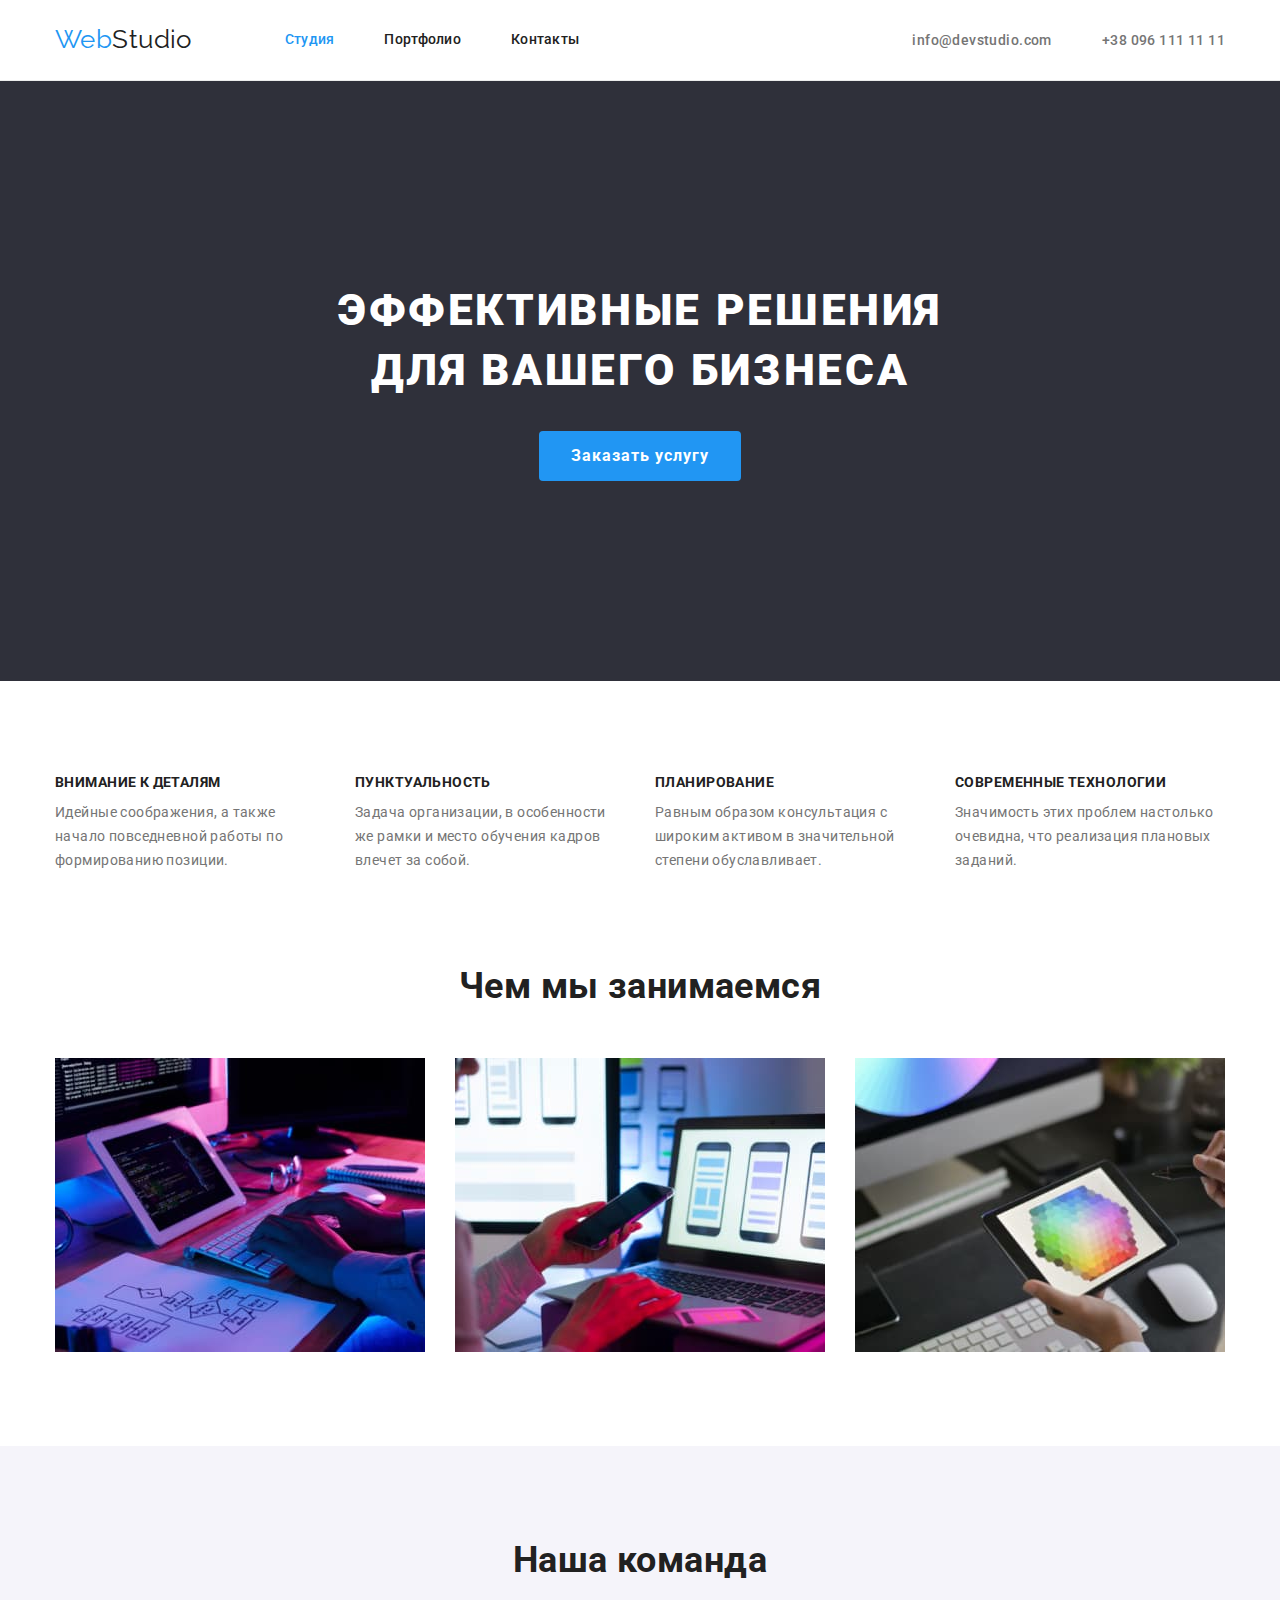
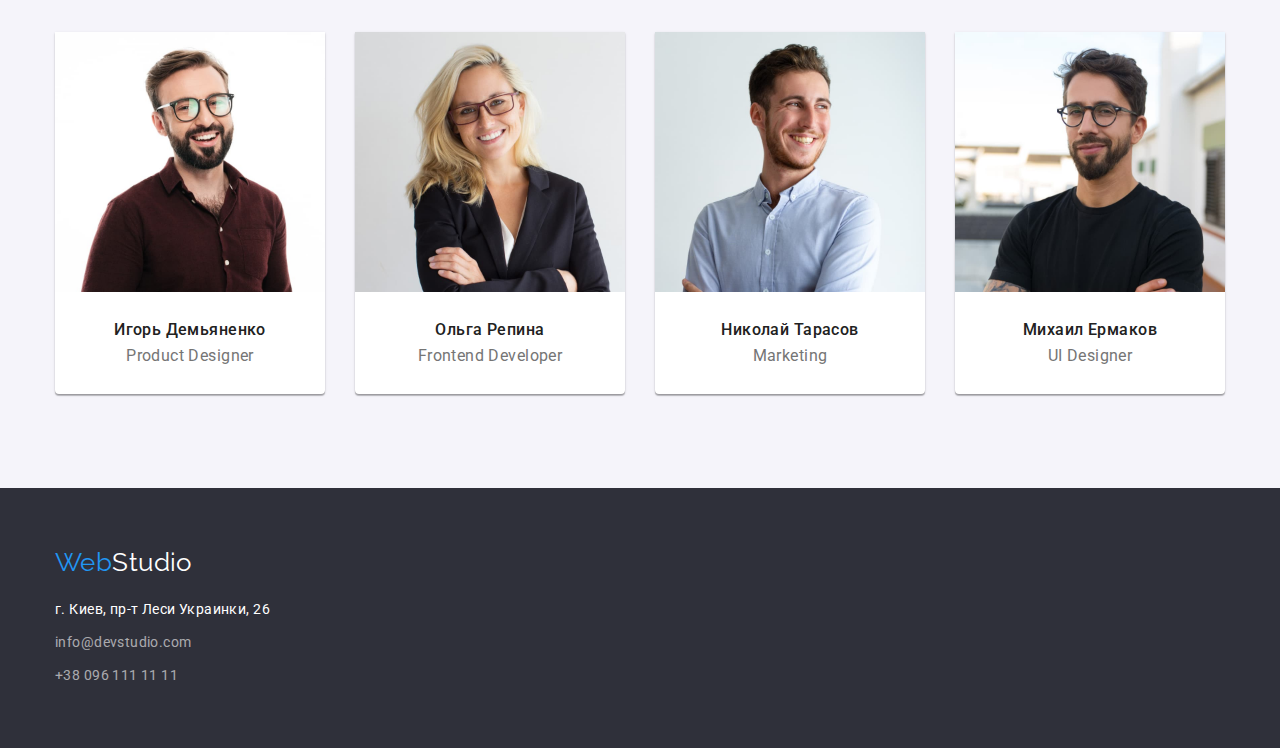
<file: index.html>
<!DOCTYPE html>
<html lang="ru">
  <head>
    <meta charset="UTF-8" />
    <meta http-equiv="X-UA-Compatible" content="IE=edge" />
    <meta name="viewport" content="width=device-width, initial-scale=1.0" />
    <title>WebStudio - главная</title>
    <link rel="preconnect" href="https://fonts.googleapis.com" />
    <link rel="preconnect" href="https://fonts.gstatic.com" crossorigin />
    <link
      href="https://fonts.googleapis.com/css2?family=Raleway:wght@700&family=Roboto:wght@400;500;700;900&display=swap"
      rel="stylesheet"
    />
    <link
      rel="stylesheet"
      href="https://cdnjs.cloudflare.com/ajax/libs/modern-normalize/1.1.0/modern-normalize.min.css"
    />
    <link rel="stylesheet" href="./css/styles.css" />
  </head>
  <body>
    <header class="header">
      <div class="container header-container">
        <a href="./index.html" lang="en" class="logo link">
          Web<span class="accent-logo-header">Studio</span>
        </a>
        <nav>
          <ul class="nav">
            <li class="header-list">
              <a href="./index.html" class="header-link current-link">Студия</a>
            </li>
            <li class="header-list">
              <a href="./portfolio.html" class="header-link">Портфолио</a>
            </li>
            <li class="header-list">
              <a href="" class="header-link">Контакты</a>
            </li>
          </ul>
        </nav>
        <ul class="header-contacts">
          <li class="header-contacts-mail">
            <a href="mailto:info@devstudio.com" class="contact-header link"
              >info@devstudio.com</a
            >
          </li>
          <li class="header-contacts-phone">
            <a
              href="tel:+380961111111"
              class="contact-header link contact-number"
              >+38 096 111 11 11</a
            >
          </li>
        </ul>
      </div>
    </header>
    <main>
      <section class="hero section">
        <div class="container">
          <h1 class="hero-head">Эффективные решения для вашего бизнеса</h1>
          <button type="button" class="hero-btn">Заказать услугу</button>
        </div>
      </section>
      <section class="section">
        <div class="container">
          <h2 class="visually-hidden">Преимущества</h2>
          <ul class="adv-list">
            <li class="adv-item">
              <h3 class="adv-head">Внимание к деталям</h3>
              <p class="adv-descr">
                Идейные соображения, а также начало повседневной работы по
                формированию позиции.
              </p>
            </li>
            <li class="adv-item">
              <h3 class="adv-head">Пунктуальность</h3>
              <p class="adv-descr">
                Задача организации, в особенности же рамки и место обучения
                кадров влечет за собой.
              </p>
            </li>
            <li class="adv-item">
              <h3 class="adv-head">Планирование</h3>
              <p class="adv-descr">
                Равным образом консультация с широким активом в значительной
                степени обуславливает.
              </p>
            </li>
            <li class="adv-item">
              <h3 class="adv-head">Современные технологии</h3>
              <p class="adv-descr">
                Значимость этих проблем настолько очевидна, что реализация
                плановых заданий.
              </p>
            </li>
          </ul>
        </div>
      </section>
      <section class="section section-work-list">
        <div class="container">
          <h2 class="section-tittle">Чем мы занимаемся</h2>
          <ul class="work-list">
            <li class="work-list-item">
              <img
                src="./images/what-we-do/img.jpg"
                alt="Набор текста на клавиатуре"
                width="370"
                height="294"
              />
            </li>
            <li class="work-list-item">
              <img
                src="./images/what-we-do/img2.jpg"
                alt="Мобильный телефон на фоне монитора"
                width="370"
                height="294"
              />
            </li>
            <li class="work-list-item">
              <img
                src="./images/what-we-do/img3.jpg"
                alt="Работа на графическом планшете"
                width="370"
                height="294"
              />
            </li>
          </ul>
        </div>
      </section>
      <section class="team-member-section section">
        <div class="container">
          <h2 class="section-tittle">Наша команда</h2>
          <ul class="team-member-list">
            <li class="team-member-item">
              <img
                class="team-member-photo"
                src="./images/our-team/igor.jpg"
                alt="Менеджер Игорь"
                width="270"
                height="260"
              />
              <div class="member-block">
                <h3 class="team-member-name">Игорь Демьяненко</h3>
                <p lang="en" class="member-descr">Product Designer</p>
              </div>
            </li>
            <li class="team-member-item">
              <img
                class="team-member-photo"
                src="./images/our-team/olha.jpg"
                alt="Менеджер Ольга"
                width="270"
                height="260"
              />
              <div class="member-block">
                <h3 class="team-member-name">Ольга Репина</h3>
                <p lang="en" class="member-descr">Frontend Developer</p>
              </div>
            </li>
            <li class="team-member-item">
              <img
                class="team-member-photo"
                src="./images/our-team/nikolay.jpg"
                alt="Менеджер Николай"
                width="270"
                height="260"
              />
              <div class="member-block">
                <h3 class="team-member-name">Николай Тарасов</h3>
                <p lang="en" class="member-descr">Marketing</p>
              </div>
            </li>
            <li class="team-member-item">
              <img
                class="team-member-photo"
                src="./images/our-team/myhail.jpg"
                alt="Менеджер Михаил"
                width="270"
                height="260"
              />
              <div class="member-block">
                <h3 class="team-member-name">Михаил Ермаков</h3>
                <p lang="en" class="member-descr">UI Designer</p>
              </div>
            </li>
          </ul>
        </div>
      </section>
    </main>
    <footer class="footer">
      <div class="container footer-wrap">
        <a href="./index.html" lang="en" class="logo-footer link">
          <span class="accent-logo-footer">Web</span>Studio
        </a>
        <address>
          <ul class="contact-list-footer">
            <li class="contact-footer-item">
              <a
                href="https://goo.gl/maps/oCTEvJr1cxtLCQJDA"
                target="_blank"
                rel="noopener noreferrer"
                class="address link"
                >г. Киев, пр-т Леси Украинки, 26</a
              >
            </li>
            <li class="contact-footer-item">
              <a href="mailto:info@devstudio.com" class="contact-footer link"
                >info@devstudio.com</a
              >
            </li>
            <li class="contact-footer-item">
              <a href="tel:+380961111111" class="contact-footer link"
                >+38 096 111 11 11</a
              >
            </li>
          </ul>
        </address>
      </div>
    </footer>
  </body>
</html>
</file>
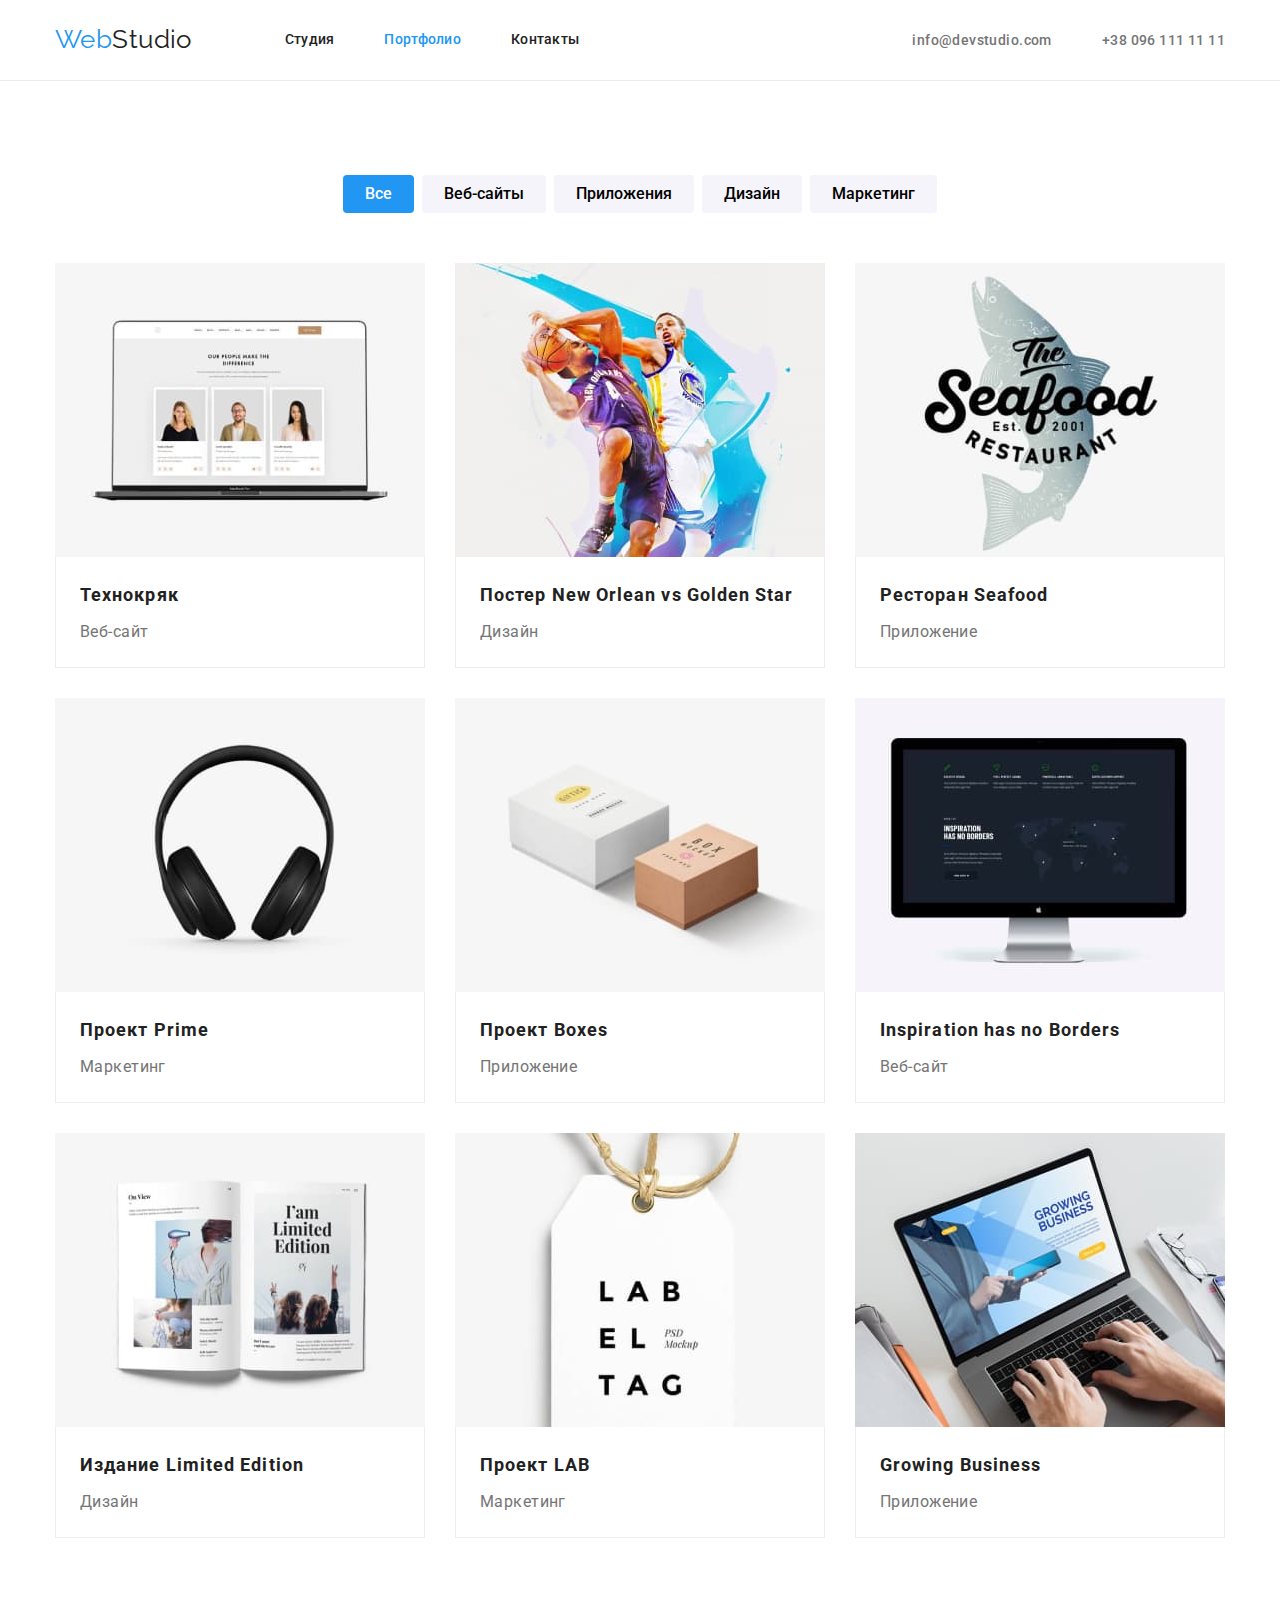
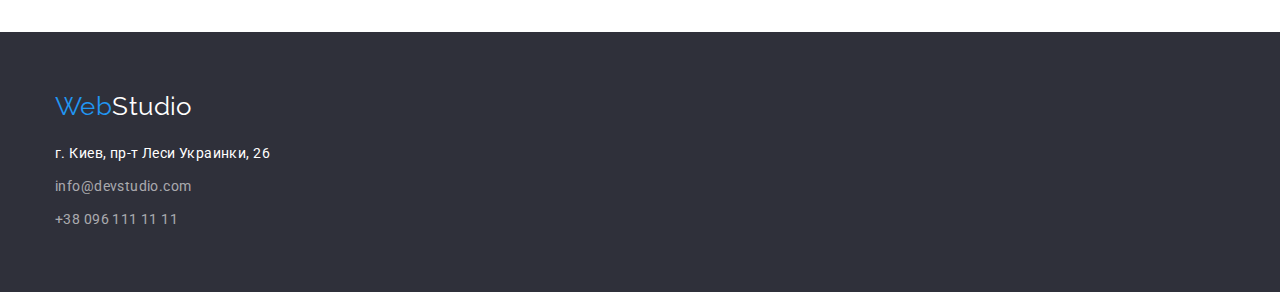
<file: portfolio.html>
<!DOCTYPE html>
<html lang="ru">
  <head>
    <meta charset="UTF-8" />
    <meta http-equiv="X-UA-Compatible" content="IE=edge" />
    <meta name="viewport" content="width=device-width, initial-scale=1.0" />
    <title>WebStudio</title>
    <link rel="preconnect" href="https://fonts.googleapis.com" />
    <link rel="preconnect" href="https://fonts.gstatic.com" crossorigin />
    <link
      href="https://fonts.googleapis.com/css2?family=Raleway:wght@700&family=Roboto:wght@400;500;700;900&display=swap"
      rel="stylesheet"
    />
    <link
      rel="stylesheet"
      href="https://cdnjs.cloudflare.com/ajax/libs/modern-normalize/1.1.0/modern-normalize.min.css"
    />
    <link rel="stylesheet" href="./css/styles.css" />
  </head>
  <body>
    <header class="header">
      <div class="container header-container">
        <a href="./index.html" lang="en" class="logo link">
          Web<span class="accent-logo-header">Studio</span>
        </a>
        <nav>
          <ul class="nav">
            <li class="header-list">
              <a href="./index.html" class="header-link">Студия</a>
            </li>
            <li class="header-list">
              <a href="./portfolio.html" class="header-link current-link"
                >Портфолио</a
              >
            </li>
            <li class="header-list">
              <a href="" class="header-link">Контакты</a>
            </li>
          </ul>
        </nav>
        <ul class="header-contacts">
          <li class="header-contacts-mail">
            <a href="mailto:info@devstudio.com" class="contact-header link"
              >info@devstudio.com</a
            >
          </li>
          <li class="header-contacts-phone">
            <a
              href="tel:+380961111111"
              class="contact-header link contact-number"
              >+38 096 111 11 11</a
            >
          </li>
        </ul>
      </div>
    </header>
    <main>
      <section class="portfolio-list section">
        <div class="container">
          <h1 class="visually-hidden">Примеры работ</h1>
          <ul class="nav-menu">
            <li class="button-item">
              <button type="button" class="main-button active">Все</button>
            </li>
            <li class="button-item">
              <button type="button" class="main-button">Веб-сайты</button>
            </li>
            <li class="button-item">
              <button type="button" class="main-button">Приложения</button>
            </li>
            <li class="button-item">
              <button type="button" class="main-button">Дизайн</button>
            </li>
            <li class="button-item">
              <button type="button" class="main-button">Маркетинг</button>
            </li>
          </ul>
          <ul class="portfolio-container">
            <li class="list portfolio-card">
              <img
                src="./images/portfolio/tehnokrak.jpg"
                alt="laptop"
                width="370"
                height="294"
              />
              <div class="portfolio-text-wrap">
                <h2 class="head-example">Технокряк</h2>
                <p class="description">Веб-сайт</p>
              </div>
            </li>
            <li class="list portfolio-card">
              <img
                src="./images/portfolio/poster.jpg"
                alt="poster with two basketballers"
                width="370"
                height="294"
              />
              <div class="portfolio-text-wrap">
                <h2 class="head-example">Постер New Orlean vs Golden Star</h2>
                <p class="description">Дизайн</p>
              </div>
            </li>
            <li class="list portfolio-card">
              <img
                src="./images/portfolio/restaurant.jpg"
                alt="logo on background with fish"
                width="370"
                height="294"
              />
              <div class="portfolio-text-wrap">
                <h2 class="head-example">Ресторан Seafood</h2>
                <p class="description">Приложение</p>
              </div>
            </li>
            <li class="list portfolio-card">
              <img
                src="./images/portfolio/prime.jpg"
                alt="headphones"
                width="370"
                height="294"
              />
              <div class="portfolio-text-wrap">
                <h2 class="head-example">Проект Prime</h2>
                <p class="description">Маркетинг</p>
              </div>
            </li>
            <li class="list portfolio-card">
              <img
                src="./images/portfolio/boxes.jpg"
                alt="white box and brown box"
                width="370"
                height="294"
              />
              <div class="portfolio-text-wrap">
                <h2 class="head-example">Проект Boxes</h2>
                <p class="description">Приложение</p>
              </div>
            </li>
            <li class="list portfolio-card">
              <img
                src="./images/portfolio/inspiration.jpg"
                alt="opened website on monitor"
                width="370"
                height="294"
              />
              <div class="portfolio-text-wrap">
                <h2 class="head-example">Inspiration has no Borders</h2>
                <p class="description">Веб-сайт</p>
              </div>
            </li>
            <li class="list portfolio-card">
              <img
                src="./images/portfolio/limited.jpg"
                alt="opened magazine"
                width="370"
                height="294"
              />

              <div class="portfolio-text-wrap">
                <h2 class="head-example">Издание Limited Edition</h2>
                <p class="description">Дизайн</p>
              </div>
            </li>
            <li class="list portfolio-card">
              <img
                src="./images/portfolio/lab.jpg"
                alt="label"
                width="370"
                height="294"
              />
              <div class="portfolio-text-wrap">
                <h2 class="head-example">Проект LAB</h2>
                <p class="description">Маркетинг</p>
              </div>
            </li>
            <li class="list portfolio-card">
              <img
                src="./images/portfolio/growing-business.jpg"
                alt="opened website on laptop"
                width="370"
                height="294"
              />
              <div class="portfolio-text-wrap">
                <h2 class="head-example">Growing Business</h2>
                <p class="description">Приложение</p>
              </div>
            </li>
          </ul>
        </div>
      </section>
    </main>
    <footer class="footer">
      <div class="container footer-wrap">
        <a href="./index.html" lang="en" class="logo-footer link">
          <span class="accent-logo-footer">Web</span>Studio
        </a>
        <address>
          <ul class="contact-list-footer">
            <li class="contact-footer-item">
              <a
                href="https://goo.gl/maps/oCTEvJr1cxtLCQJDA"
                target="_blank"
                rel="noopener noreferrer"
                class="address link"
                >г. Киев, пр-т Леси Украинки, 26</a
              >
            </li>
            <li class="contact-footer-item">
              <a href="mailto:info@devstudio.com" class="contact-footer link"
                >info@devstudio.com</a
              >
            </li>
            <li class="contact-footer-item">
              <a href="tel:+380961111111" class="contact-footer link"
                >+38 096 111 11 11</a
              >
            </li>
          </ul>
        </address>
      </div>
    </footer>
  </body>
</html>
</file>
<file: css/styles.css>
:root {
    --font-color-main: #212121;
    --font-color-second: #757575;
    --color-accent: #2196F3;
    --color-basic: #ffffff;

    --main-font: "Roboto";

}

/* Common styles */

body {
    font-family: var(--main-font), sans-serif;
    color: var(--font-color-main);
    
    font-size: 14px;  
    background-color: var(--color-basic);
    letter-spacing: 0.03em;
    
}

h1,h2,h3,h4,h5,h6,p {
    margin: 0;
}

ul {
    padding: 0;
    margin: 0;
}

img {
    display: block;
    max-width: 100%;
    height: auto;

}

.section {
    padding-top: 94px;
    padding-bottom: 94px;
}

.list {
    list-style: none;
    
    margin: 0;
}

.link {
    text-decoration: none;
    margin:0;
    padding:0;
}


/* Container settings */
.container {
    margin-left: auto;
    margin-right: auto;
    width: 1200px;
    padding: 0 15px;
}
/* Header + footer */

.header {
border-bottom: 1px solid #ececec;
}
  

.header-container {
    display: flex;
    align-items: center;
    padding-top: 0;
}

.logo {
    font-family: 'Raleway', sans-serif;
    font-size: 26px;
    color: var(--color-accent);
    margin-right: 93px;
           
}

.accent-logo-footer {
    color: var(--color-accent);
}

.accent-logo-header {
    color: var(--font-color-main);
}

.nav {

        font-weight: 500;
        line-height: 1.14;
        letter-spacing: 0.02em;
        color: var(--font-color-main);
        
        margin: 0;

        display: flex;
       

        padding-left: 0px;
}


.header-contacts {
    display: flex;
    margin-left: auto;
    padding-left: 0;
    list-style: none;
}

.header-list{
    
    list-style: none;
    
    }


.header-link{
    text-decoration: none;
    color: var(--font-color-main);
    display: block;
    padding-top: 32px;
    padding-bottom: 32px;
     
}



.contact-header {

        font-weight: 500;
        line-height: 1.14;
        color: var(--font-color-second);
        font-style: normal;
       
        
}

.header-contacts-phone {
    margin-left: 50px;
}


.contact-number {
    margin-right: 0;
}


.address {
    
        font-weight: 400;
        line-height: 1.14;
        color: var(--color-basic);
        font-style: normal;
        list-style: none;
      
}

.contact-footer:hover,
.contact-footer:focus,
.contact-header:hover,
.contact-header:focus,
.header-link:hover,
.header-link:focus {
    color: var(--color-accent);
}

.footer {
    background-color: #2F303A;   
    padding: 60px 0; 
}

.header-list:not(:last-child) {
    margin-right: 50px;
}

.contact-footer {

    font-weight: 400;
    line-height: 1.71;
    color: rgba(255, 255, 255, 0.6);
    font-style: normal;
   
}



.contact-footer-item:not(:last-child) {
    margin-bottom: 9px;
}

.logo-footer {
    font-family: 'Raleway', sans-serif;
    font-size: 26px;
    color: var(--color-basic);

    margin-bottom: 20px;
    display: block;

    
}

.contact-list-footer {
    list-style: none;
    padding-left: 0;
    margin: 0 0;
    line-height: 1.71;
    
}


/* Main portfolio */    

.main-button {

    padding: 6px 22px;

    font-family: var(--main-font);
        font-style: normal;
        font-weight: 500;
        font-size: 16px;
        line-height: 1.62;    
        text-align: center;
        
        
        border-width: 0;
        border-radius: 4px;
        
        background-color: #F5F4FA;
        
        cursor: pointer;


}

.button-item:not(:last-child) {
    margin-right: 8px;
}

.active {
    color: var(--color-basic);
    background-color: var(--color-accent);
}

.main-button:hover {
    color: var(--color-basic);
    background-color: var(--color-accent);
}

.current-link {
    color: var(--color-accent);
            }


.head-example {
    
        font-style: normal;
        font-weight: 700;
        font-size: 18px;
        line-height: 2;
    
        letter-spacing: 0.06em;
    
        margin-bottom: 4px;
        
}


.description {
   
        font-size: 16px;
        line-height: 1.88;
        
    
        color: var(--font-color-second);
}




.nav-menu {
    display: flex;
    justify-content: center;
    margin-bottom: 50px;
    list-style: none;
}

.portfolio-container {
    display: flex;
    flex-wrap: wrap;
    

    margin-right: -30px;
    margin-bottom: -30px;
}

.portfolio-card {
    margin-right: 30px;
    margin-bottom: 30px;
    
    background-color: var(--main-white);
}

.portfolio-text-wrap {
    padding: 20px 24px;
    border: 1px solid #EEEEEE;
    border-top: none;
}

/* Main Studio */

.hero {
    background-color: #2F303A;
    padding-top: 200px;
    padding-bottom: 200px;
    text-align: center;
    
}

.hero-head {
    font-family: var(--color-basic);
    font-style: normal;
    font-weight: 900;
    font-size: 44px;
    line-height: 1.36;
    
    

    text-align: center;
    letter-spacing: 0.06em;
    text-transform: uppercase;

    color: var(--color-basic);
width: 696px;
    margin-right: auto;
    margin-left: auto;
    margin-bottom: 30px;
}

.hero-btn {

    
    font-weight: 700;
    font-size: 16px;
    line-height: 1.88;
   
padding: 10px 32px;
    align-items: center;
    text-align: center;
    letter-spacing: 0.06em;
    border: 0;
    border-radius: 4px;

    color: var(--color-basic);
    background-color: var(--color-accent);
 
    cursor: pointer;
}


.section-tittle {
    

        font-size: 36px;
        line-height: 1.16;
        text-align: center;
        margin-bottom: 50px;
        
    
        
}

.adv-list {
    display: flex;
    
    list-style: none;
}

.adv-head {

    font-size: 14px;
    font-weight: 700;
    line-height: 1.14;
    text-transform: uppercase;
    margin-bottom: 10px;

   
}

.adv-item {
    width: 270px;
}

.adv-item:not(:last-child) {
    margin-right: 30px;
}
 

.adv-descr {

    font-style: normal;
    font-weight: 400;
    line-height: 1.71;
    
    
    color: var(--font-color-second);

}

.section-work-list {
    padding-top: 0
}

.work-list {
    display: flex;
    
    list-style: none;
}

.work-list-item:not(:last-child) {
margin-right: 30px;
}

.team-member-section {
    background-color: #F5F4FA;
    padding-top: 94px;
    padding-bottom: 94px;
    
}

.team-member-list {
    display: flex;
    list-style: none;
    
}



.team-member-name {
    
        font-style: normal;
        font-weight: 500;
        font-size: 16px;
        line-height: 1;
       
        text-align: center;

        margin-bottom: 10px;

        
       
}

.team-member-item {
    background-color: var(--color-basic);
    border-radius: 0px 0px 4px 4px;
    box-shadow: 0px 1px 3px rgba(0, 0, 0, 0.12), 0px 1px 1px rgba(0, 0, 0, 0.14), 0px 2px 1px rgba(0, 0, 0, 0.2);
}
.team-member-item:not(:last-child) {
margin-right: 30px;
}

.member-descr {

    
    font-size: 16px;
    line-height: 1;

    text-align: center;

    color: var(--font-color-second);

    
}

.member-block {
    padding: 30px 0;
}
.visually-hidden {
    position: absolute;
    width: 1px;
    height: 1px;
    margin: -1px;
    border: 0;
    padding: 0;

    white-space: nowrap;
    clip-path: inset(100%);
    clip: rect(0 0 0 0);
    overflow: hidden;
}
</file>
